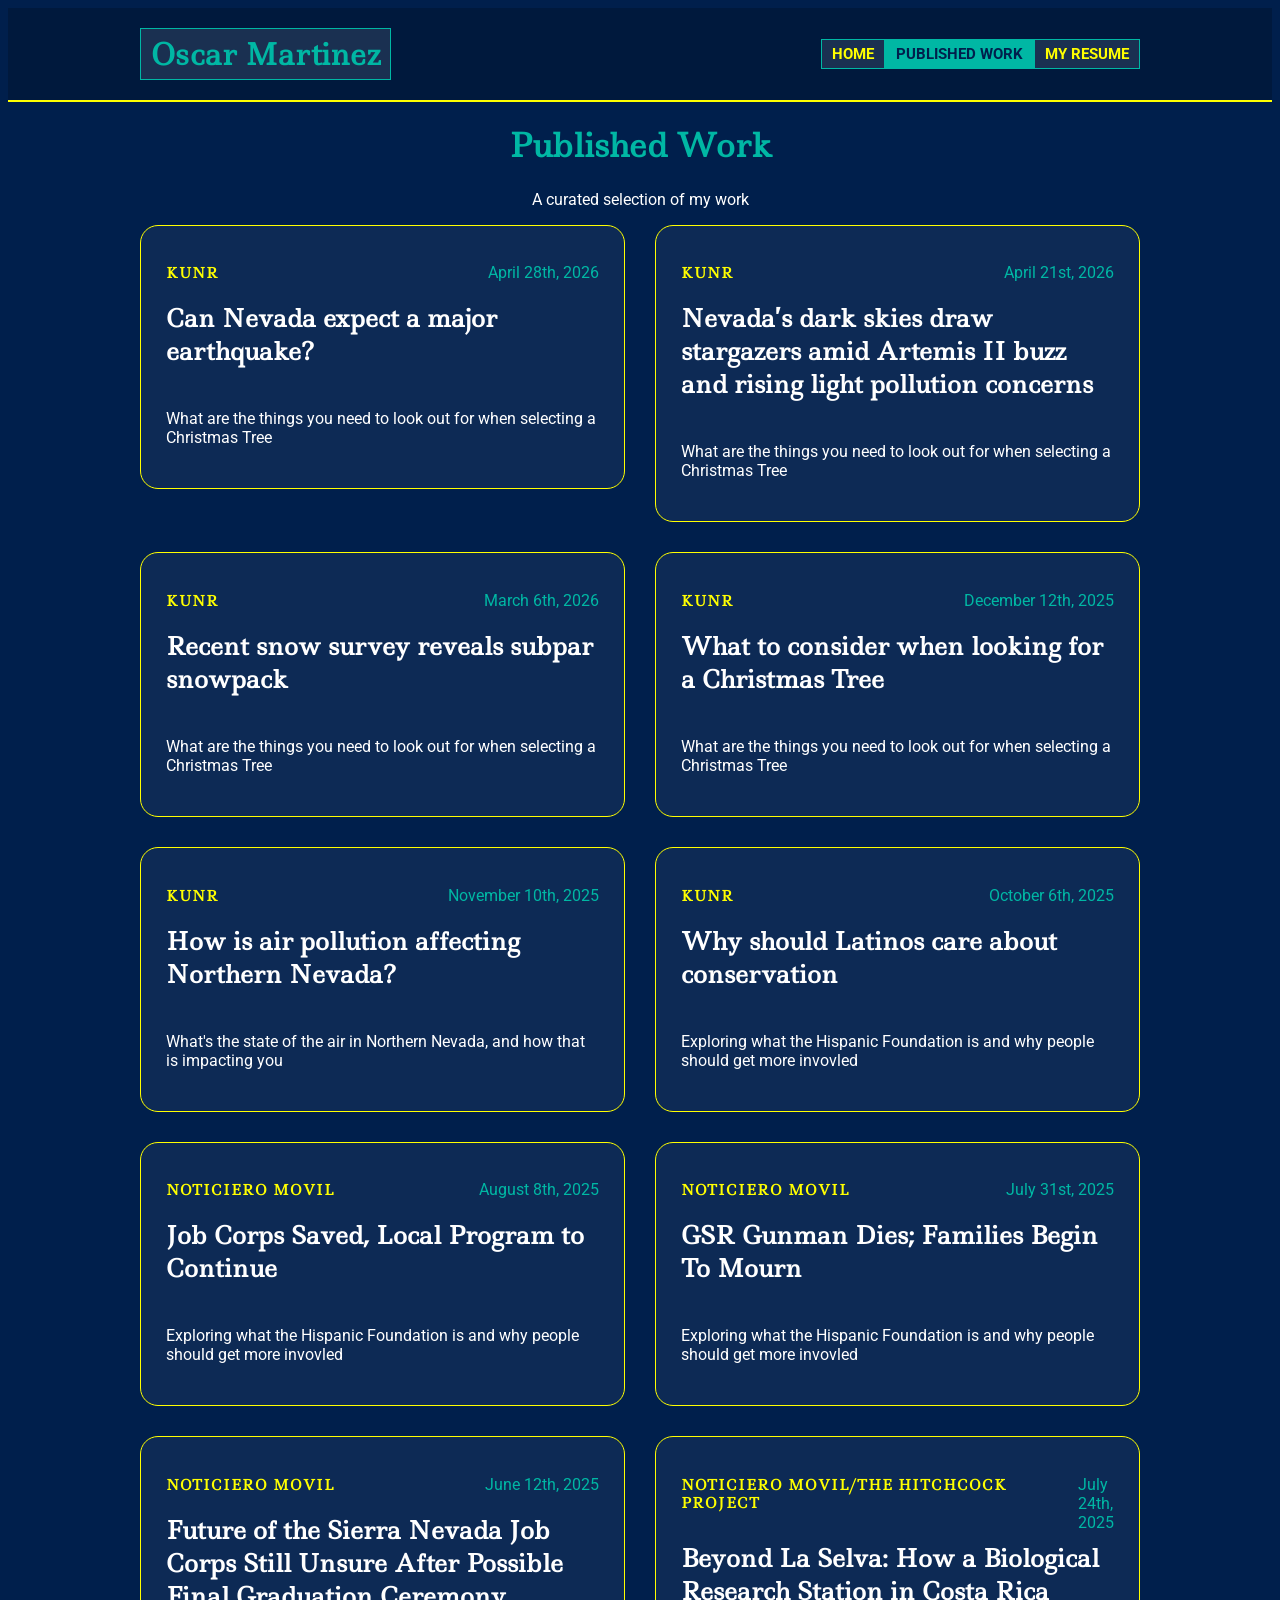
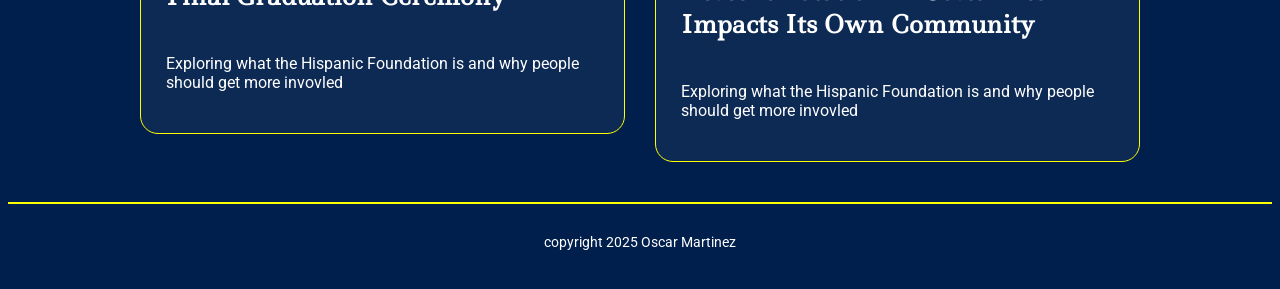
<file: published.html>
<!DOCTYPE html>
<html lang="en">
<head>
    <meta charset="UTF-8">
    <meta name="viewport" content="width=device-width, initial-scale=1.0">
    <title>Oscar Martinez | Published work</title>
    <link rel="preconnect" href="https://fonts.googleapis.com">
    <link rel="preconnect" href="https://fonts.gstatic.com" crossorigin>
    <link href="https://fonts.googleapis.com/css2?family=Ledger&display=swap" rel="stylesheet">
    <link href="https://fonts.googleapis.com/css2?family=Roboto:wght@400;700&display=swap" rel="stylesheet">
    <link rel="stylesheet" href="styles.css">
</head>
<body>
    <header>
        <div class="header-menu">
            <a href="index.html" class="logo">Oscar Martinez</a>
            <nav class="main-nav">
                <ul>
                    <li><a href="index.html">Home</a></li>
                    
                    <li><a href="published.html" class="active-link">Published Work</a></li>
                    
                    <li><a href="resume.html">My Resume</a></li>
                </ul>
            </nav>
         </div>
    </header>
    <main>
        <h1>Published Work</h1>
        <p>A curated selection of my work</p>
        <div class="article-container">
            <a class="story-link" href="https://www.kunr.org/local-stories/2026-04-28/can-nevada-expect-a-major-earthquake">
            <article class="story-card"> 
                
                <h3 class="story-description">KUNR</h3>
                <time>April 28th, 2026</time>
                <H2>Can Nevada expect a major earthquake?</H2>
                <p>What are the things you need to look out for when selecting a Christmas Tree</p>
            </article>
            </a>
            <a class="story-link" href="https://www.kunr.org/local-stories/2026-04-21/nevadas-dark-skies-draw-stargazers-amid-artemis-ii-buzz-and-rising-light-pollution-concerns">
            <article class="story-card"> 
                
                <h3 class="story-description">KUNR</h3>
                <time>April 21st, 2026</time>
                <H2>Nevada’s dark skies draw stargazers amid Artemis II buzz and rising light pollution concerns</H2>
                <p>What are the things you need to look out for when selecting a Christmas Tree</p>
            </article>
            </a>
            <a class="story-link" href="https://www.kunr.org/local-stories/2026-03-06/recent-snow-survey-reveals-subpar-snowpack">
            <article class="story-card"> 
                
                <h3 class="story-description">KUNR</h3>
                <time>March 6th, 2026</time>
                <H2>Recent snow survey reveals subpar snowpack</H2>
                <p>What are the things you need to look out for when selecting a Christmas Tree</p>
            </article>
            </a>
            <a class="story-link" href="https://www.kunr.org/local-stories/2025-12-12/what-to-consider-when-looking-for-a-christmas-tree">
            <article class="story-card"> 
                
                <h3 class="story-description">KUNR</h3>
                <time>December 12th, 2025</time>
                <H2>What to consider when looking for a Christmas Tree</H2>
                <p>What are the things you need to look out for when selecting a Christmas Tree</p>
            </article>
            </a>
            <a class="story-link" href="https://www.kunr.org/local-stories/2025-11-10/how-is-air-pollution-affecting-northern-nevada">
            <article class="story-card">
                <h3 class="story-description">KUNR</h3>
                <time>November 10th, 2025</time>
                <H2>How is air pollution affecting Northern Nevada?</H2>
                <p>What's the state of the air in Northern Nevada, and how that is impacting you</p>
            </article>
            </a>
            <a class="story-link"href="https://www.kunr.org/local-stories/2025-10-06/why-should-latinos-care-about-conservation">
            <article class="story-card">
                <h3 class="story-description">KUNR</h3>
                <time>October 6th, 2025</time>
                <H2>Why should Latinos care about conservation</H2>
                <p>Exploring what the Hispanic Foundation is and why people should get more invovled</p>
            </article>
            </a>
             <a class="story-link"href="https://noticieromovil.com/job-corps-saved-local-program-to-continue/">
            <article class="story-card">
                <h3 class="story-description">Noticiero Movil</h3>
                <time>August 8th, 2025</time>
                <H2>Job Corps Saved, Local Program to Continue</H2>
                <p>Exploring what the Hispanic Foundation is and why people should get more invovled</p>
            </article>
            </a>
             <a class="story-link"href="https://noticieromovil.com/gsr-gunman-dies-families-begin-to-mourn-video/">
            <article class="story-card">
                <h3 class="story-description">Noticiero Movil</h3>
                <time>July 31st, 2025</time>
                <H2>GSR Gunman Dies; Families Begin To Mourn</H2>
                <p>Exploring what the Hispanic Foundation is and why people should get more invovled</p>
            </article>
            </a>
            <a class="story-link"href="https://noticieromovil.com/future-of-the-sierra-nevada-job-corps-still-unsure-after-possible-final-graduation-ceremony/">
            <article class="story-card">
                <h3 class="story-description">Noticiero Movil</h3>
                <time>June 12th, 2025</time>
                <H2>Future of the Sierra Nevada Job Corps Still Unsure After Possible Final Graduation Ceremony</H2>
                <p>Exploring what the Hispanic Foundation is and why people should get more invovled</p>
            </article>
            </a>
            <a class="story-link"href="https://noticieromovil.com/la-selva-biological-research-station-costa-rica-impacts-community-video/">
            <article class="story-card">
                <h3 class="story-description">Noticiero Movil/The Hitchcock Project</h3>
                <time>July 24th, 2025</time>
                <H2>Beyond La Selva: How a Biological Research Station in Costa Rica Impacts Its Own Community</H2>
                <p>Exploring what the Hispanic Foundation is and why people should get more invovled</p>
            </article>
            </a>
            

        </div>
            
    </main>
    <footer>copyright 2025 Oscar Martinez</footer>
</body>
</html>
</file>
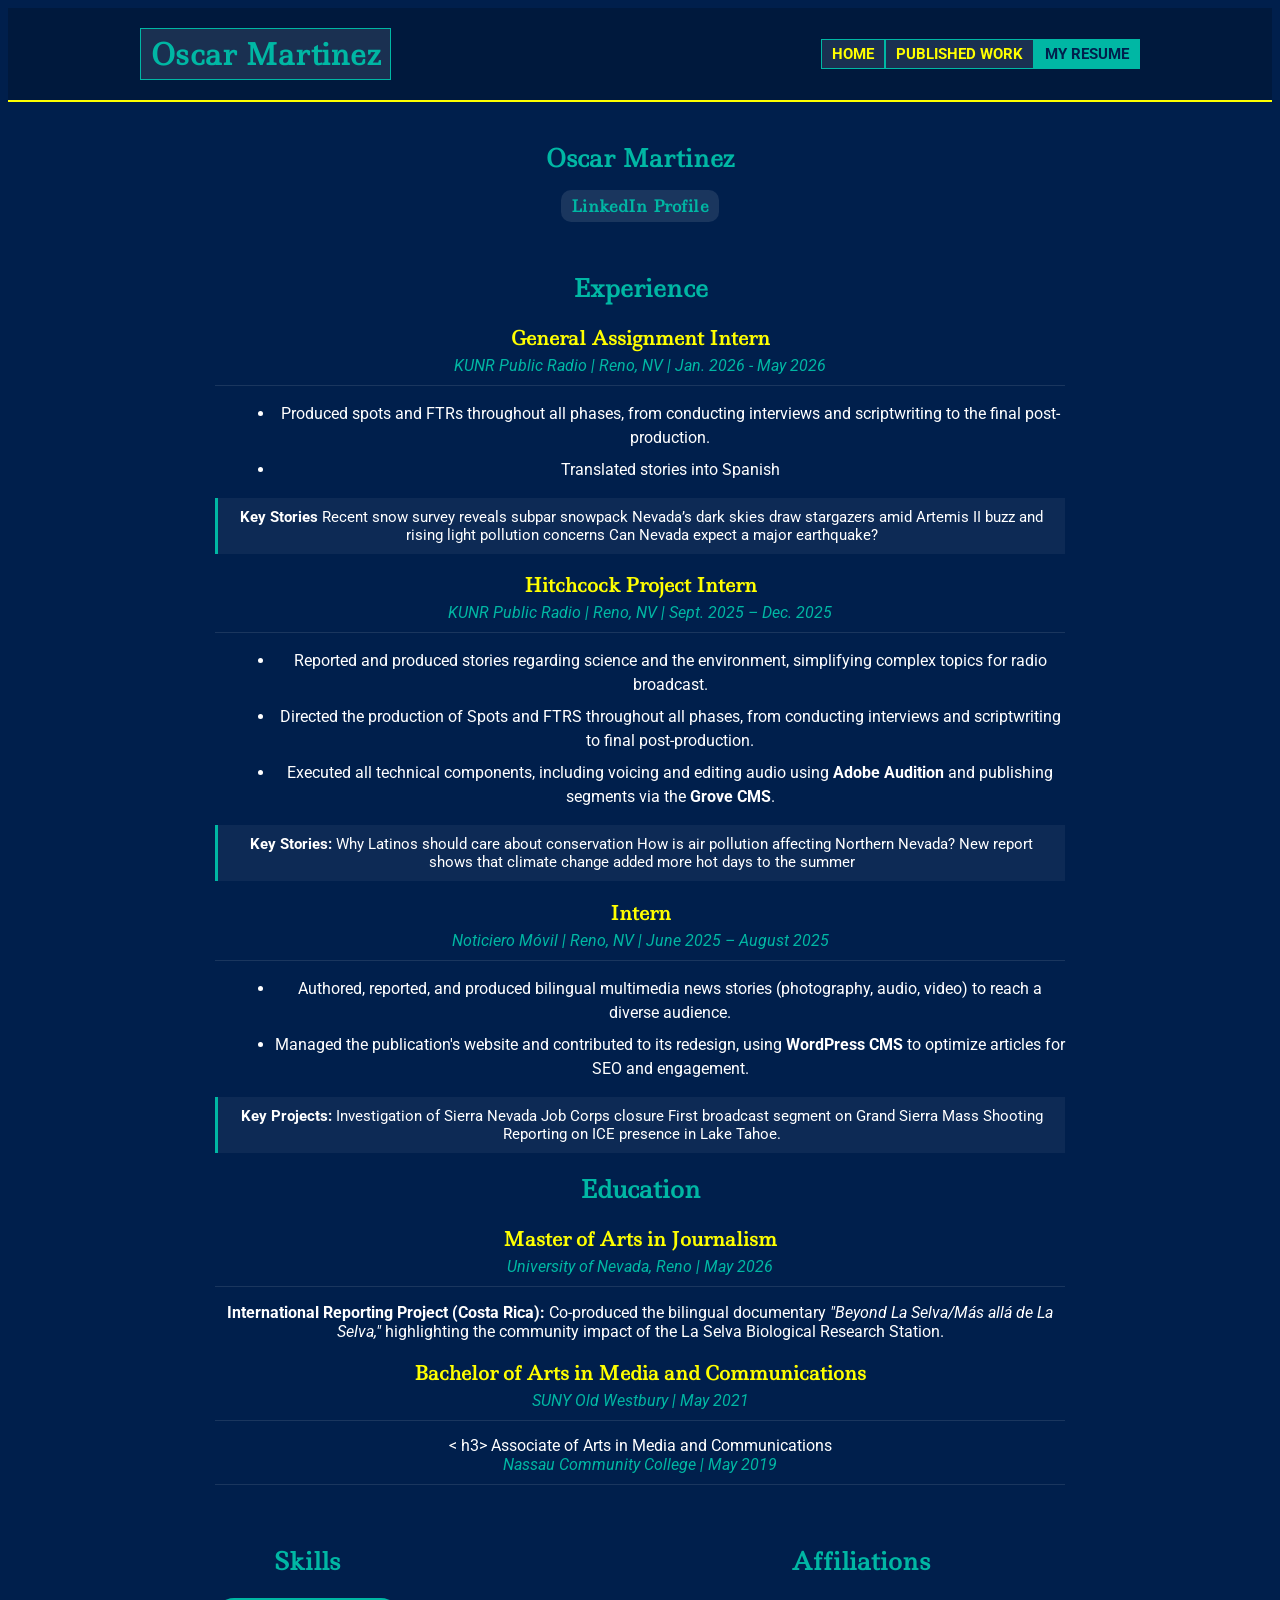
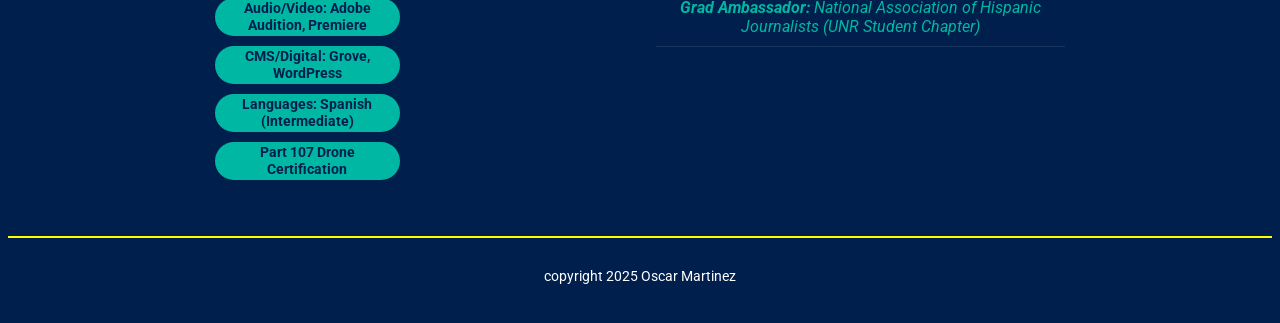
<file: resume.html>
<!DOCTYPE html>
<html lang="en">
<head>
    <meta charset="UTF-8">
    <meta name="viewport" content="width=device-width, initial-scale=1.0">
    <title>Oscar Martinez | Resume</title>
    <link rel="preconnect" href="https://fonts.googleapis.com">
    <link rel="preconnect" href="https://fonts.gstatic.com" crossorigin>
    <link href="https://fonts.googleapis.com/css2?family=Ledger&display=swap" rel="stylesheet">
    <link href="https://fonts.googleapis.com/css2?family=Roboto:wght@400;700&display=swap" rel="stylesheet">
    <link rel="stylesheet" href="styles.css">
</head>
<body>
    <header>
        <div class="header-menu">
            <a href="index.html" class="logo">Oscar Martinez</a>
            <nav class="main-nav">
                <ul>
                    <li><a href="index.html">Home</a></li>
                    <li><a href="published.html">Published Work</a></li>
                    <li><a href="resume.html" class="active-link">My Resume</a></li>
                </ul>
            </nav>
         </div>
    </header>
   <main>
    <section class="resume-container">
        
            <h1>Oscar Martinez</h1> 
            
            <p>
                <a href="https://www.linkedin.com/in/oscar-m-a6b3ab137/" target="_blank" class="linkedin-link">LinkedIn Profile</a>
            </p>
            <br>

        <h2>Experience</h2>
        
        <div class="job-name">
            <h3>General Assignment Intern</h3>
            <p class="job-description">KUNR Public Radio | Reno, NV | Jan. 2026 - May 2026</p>
            <ul>
                <li>Produced spots and FTRs throughout all phases, from conducting interviews and scriptwriting to the final post-production. </li>
                <li>Translated stories into Spanish</li>
            </ul>
            <p class="key-stories"><strong>Key Stories</strong> 
                <a href="https://www.kunr.org/local-stories/2026-03-06/recent-snow-survey-reveals-subpar-snowpack">Recent snow survey reveals subpar snowpack </a>
                <a href="https://www.kunr.org/local-stories/2026-04-21/nevadas-dark-skies-draw-stargazers-amid-artemis-ii-buzz-and-rising-light-pollution-concerns">Nevada’s dark skies draw stargazers amid Artemis II buzz and rising light pollution concerns</a>
                <a href="https://www.kunr.org/local-stories/2026-04-28/can-nevada-expect-a-major-earthquake">Can Nevada expect a major earthquake?</a>
            </p>
        </div>
        <div class="job-name">
            <h3>Hitchcock Project Intern</h3>
            <p class="job-description">KUNR Public Radio | Reno, NV | Sept. 2025 – Dec. 2025</p>
            <ul>
                <li>Reported and produced stories regarding science and the environment, simplifying complex topics for radio broadcast.</li>
                <li>Directed the production of Spots and FTRS throughout all phases, from conducting interviews and scriptwriting to final post-production.</li>
                <li>Executed all technical components, including voicing and editing audio using <strong>Adobe Audition</strong> and publishing segments via the <strong>Grove CMS</strong>.</li>
            </ul>
            <p class="key-stories"><strong>Key Stories:</strong> 
                <a href="https://www.kunr.org/local-stories/2025-10-06/why-should-latinos-care-about-conservation">Why Latinos should care about conservation</a>
                <a href="https://www.kunr.org/local-stories/2025-11-10/how-is-air-pollution-affecting-northern-nevada">How is air pollution affecting Northern Nevada?</a>
                <a href="https://www.kunr.org/2025-10-06/new-report-shows-that-climate-change-added-more-hot-days-to-the-summer">New report shows that climate change added more hot days to the summer</a>
            </p>
        </div>

        <div class="job-name">
            <h3>Intern</h3>
            <p class="job-description">Noticiero Móvil | Reno, NV | June 2025 – August 2025</p>
            <ul>
                <li>Authored, reported, and produced bilingual multimedia news stories (photography, audio, video) to reach a diverse audience.</li>
                <li>Managed the publication's website and contributed to its redesign, using <strong>WordPress CMS</strong> to optimize articles for SEO and engagement.</li>
            </ul>
            <p class="key-stories"><strong>Key Projects:</strong> 
                <a href="https://noticieromovil.com/future-of-the-sierra-nevada-job-corps-still-unsure-after-possible-final-graduation-ceremony/">Investigation of Sierra Nevada Job Corps closure</a>
                <a href="https://noticieromovil.com/reno-begins-to-recover-after-deadly-gsr-shooting/">First broadcast segment on Grand Sierra Mass Shooting</a>
                <a href="https://noticieromovil.com/latinos-in-lake-tahoe-worry-about-local-unverified-ice-sightings-on-social-media/">Reporting on ICE presence in Lake Tahoe.</a>
            </p>
        </div>

        <h2>Education</h2>

        <div class="job-name">
            <h3>Master of Arts in Journalism</h3>
            <p class="job-description">University of Nevada, Reno | May 2026</p>
            <p><strong>International Reporting Project (Costa Rica):</strong> Co-produced the bilingual documentary <em><a href="https://noticieromovil.com/la-selva-biological-research-station-costa-rica-impacts-community-video/">"Beyond La Selva</a><a href="https://espanol.noticieromovil.com/mas-alla-de-la-selva-como-un-centro-de-investigacion-biologico-en-costa-rica-impacta-a-su-comunidad-video/">/Más allá de La Selva,"</a></em> highlighting the community impact of the La Selva Biological Research Station.</p>
        </div>

        <div class="job-name">
            <h3>Bachelor of Arts in Media and Communications</h3>
            <p class="job-description">SUNY Old Westbury | May 2021</p>
        </div>

        <div class="job-name">
            < h3> Associate of Arts in Media and Communications</h3>
            <p class="job-description">Nassau Community College | May 2019</p>
        </div>

    </section>
        <div class="bottom">
            <div class="skills-grid">
                <div class="skills-list"> 
                    <h2>Skills</h2>
                    <ul>
                        <li ><strong>Audio/Video:</strong> Adobe Audition, Premiere</li>
                        <li ><strong>CMS/Digital:</strong> Grove, WordPress</li>
                        <li ><strong>Languages:</strong> Spanish (Intermediate)</li>
                        <li >Part 107 Drone Certification</li>
                    </ul>
                </div>
            </div>
            <div class="job-name">
                <h2>Affiliations</h2>
                <p class="job-description"><strong>Grad Ambassador:</strong> National Association of Hispanic Journalists (UNR Student Chapter)</p>
            </div>

            
        </div>

</main>
    <footer>copyright 2025 Oscar Martinez</footer>
</body>
</html>
</file>
<file: styles.css>
:root{
    --color-navy: #001F4C;
    --color-white: #FFFFFF;
    --color-cyan: #00B7A4;
    --color-yellow: #FFFF00;
    --color-bg-primary: var(--color-navy);
    --color-text-main: var(--color-white);
    --color-link: var(--color-yellow);
    --color-link-hover: var(--color-cyan);
    --font-serif: 'Ledger', serif;
    --font-sans: 'Roboto', sans-serif;
}
body{
    background-color: var(--color-bg-primary);
    font-family: var(--font-sans);
    color: var(--color-text-main);
    text-align: center;  
}
header{
    background-color: rgba(0, 0, 0, 0.2);
    padding: 20px 0;
    text-align: center;
    border-bottom: 2px solid var(--color-link);
}
.header-menu{
    max-width: 1000px;
    margin: 0 auto;
    padding: 0 20px;
    display: flex;
    justify-content: space-between;
    align-items: center;
}
.logo{
    font-family: var(--font-serif);
    color: var(--color-link-hover);
    font-size: 1.8em;
    font-weight: bold;
    letter-spacing: .01em;
    background-color: rgba(255, 255, 255, 0.1);
    padding: 5px 10px;
    text-decoration: none;
    border: 1px solid var(--color-cyan);
}
.logo:hover{
    color:var(--color-link)
}
.main-nav ul{
    display: flex;
    gap: 0px;
    list-style: none;
    margin: 0;
    padding: 0;
    overflow: hidden;
    background-color: rgba(255, 255, 255, 0.1);
    
}
.main-nav li{
    border-right: 2px solid var(--color-text-main);
    border: 1px solid var(--color-cyan);
}
.main-nav li a{
    display: block;
    font-family: var(--font-sans);
    color: var(--color-link);
    text-transform: uppercase;
    text-decoration: none;
    font-size: .95em;
    padding: 5px 10px;
    transition: color .3s ease;
    font-weight: 700;
}
.main-nav li a:hover{
    color: var(--color-link-hover)
}
.main-nav li a.active-link{
    background-color: var(--color-link-hover);
    color: var(--color-navy);
}
footer{
    background-color: var(--color-bg-primary); 
    border-top: 2px solid var(--color-link);
    text-align: center;
    padding: 30px 0;
    font-size: 0.9em;
}
h1, h2, h3{
    font-family: var(--font-serif);
    color: var(--color-link-hover);
}
.profilepic{
    width: 250px;
    height: 250px;
    border-radius: 50%;
    object-fit: cover;
    border: 5px solid var(--color-yellow);
}
.body{
    display: flex;
    flex-direction: row;
    gap: 20px;
    align-items: center;
    max-width: 900px;
    margin: 20px auto;
    padding: 20px;
    text-align: left;
    background-color: rgba(255, 255, 255, 0.1);
}
.article-container {
    display: grid;
    grid-template-columns: 1fr 1fr;
    max-width: 1000px;
    margin: 0 auto;
    gap: 30px;
    padding: 0 20px 40px 20px;
    text-align: left;
}
.story-card {  
    background-color: rgba(255, 255, 255, 0.05);
    border: 1px solid var(--color-link);
    border-radius: 18px;
    padding: 25px;
    width: 100%;
    transition: transform 0.2s ease;
    box-sizing: border-box;
    display: grid;
    grid-template-columns: auto 1fr;
    gap: 10px;
    align-items: baseline;
}
.story-card h2, .story-card p {
    grid-column: 1 / -1;
}
.story-card:hover {
    transform: translateY(-5px);
    background-color: rgba(255, 255, 255, 0.1);
}
.story-card h2 {
    margin-top: 0;
    margin-bottom: 15px;
    color: var(--color-white);
}
.story-card time{
    justify-self: end;
    color:var(--color-cyan);
}
.story-description {
    color: var(--color-link);
    font-size: 0.85em;
    text-transform: uppercase;
    letter-spacing: 1px;
    margin-bottom: 10px;
    font-weight: bold;
}
.story-link{
    text-decoration: none;
}
.story-link p{
    color: white;
}
.resume-container {
    max-width: 850px;
    margin: 40px auto;
    text-align: center;
    padding: 0 20px;
}
.contact-info a {
    color: var(--color-link);
    text-decoration: none;
}
.job-name h3 {
    margin-bottom: 5px;
    color: var(--color-link);
}
.job-description {
    font-family: var(--font-sans);
    color: var(--color-link-hover);
    font-style: italic;
    margin-top: 0;
    margin-bottom: 15px;
    border-bottom: 1px solid rgba(255,255,255,0.1); 
    padding-bottom: 10px;
}
.job-name ul {
    list-style: disc;
    margin-left: 20px;
    color: var(--color-text-main);
}

.job-name li {
    margin-bottom: 8px;
    line-height: 1.5;
}
.key-stories {
    margin-top: 10px;
    font-size: 0.95em;
    color: var(--color-text-main);
    background-color: rgba(255, 255, 255, 0.05);
    padding: 10px;
    border-left: 3px solid var(--color-link-hover);
}
.key-stories a{
    color:var(--color-text-main);
    text-decoration: none;
}
.key-stories a:hover{
    transform: translateY(-5px);
    background-color: rgba(255, 255, 255, 0.1);
    color:var(--color-link);
}
.skills-grid {
    display: grid;
    grid-template-columns: 1fr 1fr;
    gap: 40px;
}
.job-name a{
    color: white;
    text-decoration: none;
}
.job-name a:hover{
    transform: translateY(-5px);
    background-color: rgba(255, 255, 255, 0.1);
    color:var(--color-link);
}
.skills-list ul{
    display: flex;
    flex-wrap: wrap;
    justify-content: center;
    padding: 0px;
    gap: 10px;
    list-style-type: none;
}
.skills-list li {
    border-radius: 9999px;
    padding: 2px 8px;
    font-size: 0.9em;
    font-weight: bold;
    background-color: var(--color-cyan);
    color: var(--color-navy);
}
.bottom{
    display: grid;
    grid-template-columns: 1fr 1fr;
    gap: 32px;
    max-width: 850px;
    margin: 40px auto;
    text-align: center;
    padding: 0 20px;
}
.button{
    display: flex;
    gap: 16px;
}
.res{
    text-decoration: none;
    color:var(--color-navy);
    background-color: var(--color-yellow);
    font-weight: bold;
    padding: 4px 20px;
    border-radius: 4px;
}
.work{
    text-decoration: none;
    color: var(--color-cyan);
    border: 2px solid var(--color-cyan);
    font-weight: bold;
    padding: 4px 20px;
    border-radius: 4px;
}
.demo-border{
    border-top: 2px solid rgba(255,255,255,0.2);
    max-width: 900px;
    align-items: center;
    text-align: center;
    margin: 0 auto;
}
.demo-reel{ 
   border: 1px solid var(--color-cyan);
    gap: 20px;
    margin: 20px auto;
    padding: 20px;
    text-align: left;
    background-color: rgba(255, 255, 255, 0.1);
}
.linkedin-link{
    font-family: var(--font-serif);
    color: var(--color-link-hover);
    font-weight: bold;
    letter-spacing: .01em;
    background-color: rgba(255, 255, 255, 0.1);
    padding: 5px 10px;
    text-decoration: none;
    border-radius: 10px;
}
</file>
